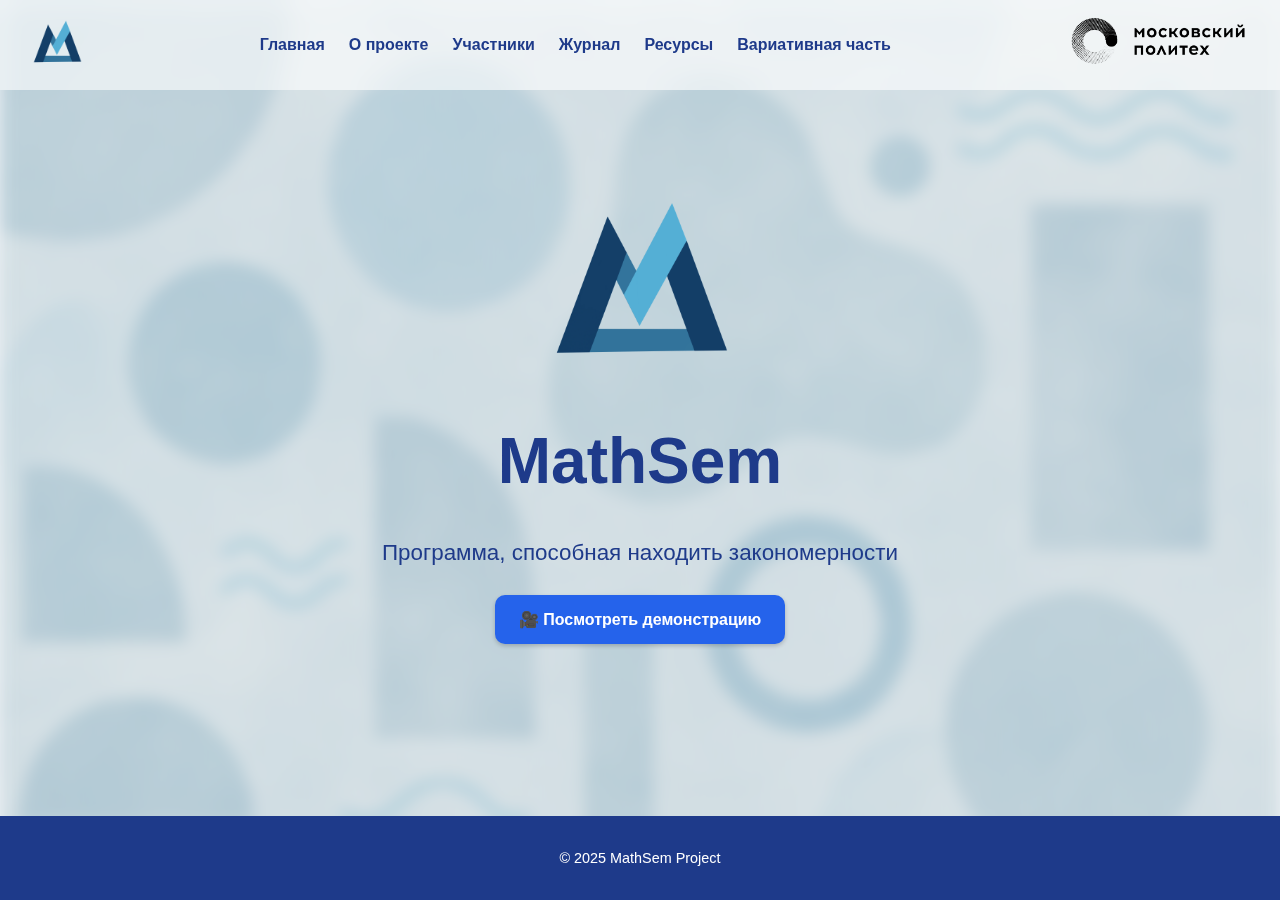
<file: index.html>
<!DOCTYPE html>
<html lang="ru">
<head>
  <meta charset="UTF-8" />
  <title>MathSem — Главная</title>
  <link rel="stylesheet" href="css/style.css" />
  <link rel="icon" href="favicon.ico" type="image/x-icon">
</head>
<body>
  <div class="hero-bg"></div>

  <header class="alt-header">
    <div class="logo-left">
      <img src="image/logo.PNG" alt="MathSem Logo" />
    </div>
    <nav>
      <a href="index.html">Главная</a>
      <a href="about.html">О проекте</a>
      <a href="team.html">Участники</a>
      <a href="log.html">Журнал</a>
      <a href="resources.html">Ресурсы</a>
      <a href="pers.html">Вариативная часть</a>
    </nav>
    <div class="mp-logo">
      <img src="image/politech.png" alt="Московский Политех" />
    </div>
  </header>

  <main>
    <section class="hero-content">
      <img src="image/logo.PNG" alt="MathSem Logo" class="hero-logo" />
      <h1>MathSem</h1>
      <p>Программа, способная находить закономерности</p>
      <a href="image/form.mp4" class="button" target="_blank">🎥 Посмотреть демонстрацию</a>
    </section>
  </main>

  <footer class="dark-footer">
    <p>© 2025 MathSem Project</p>
  </footer>
</body>
</html>
</file>
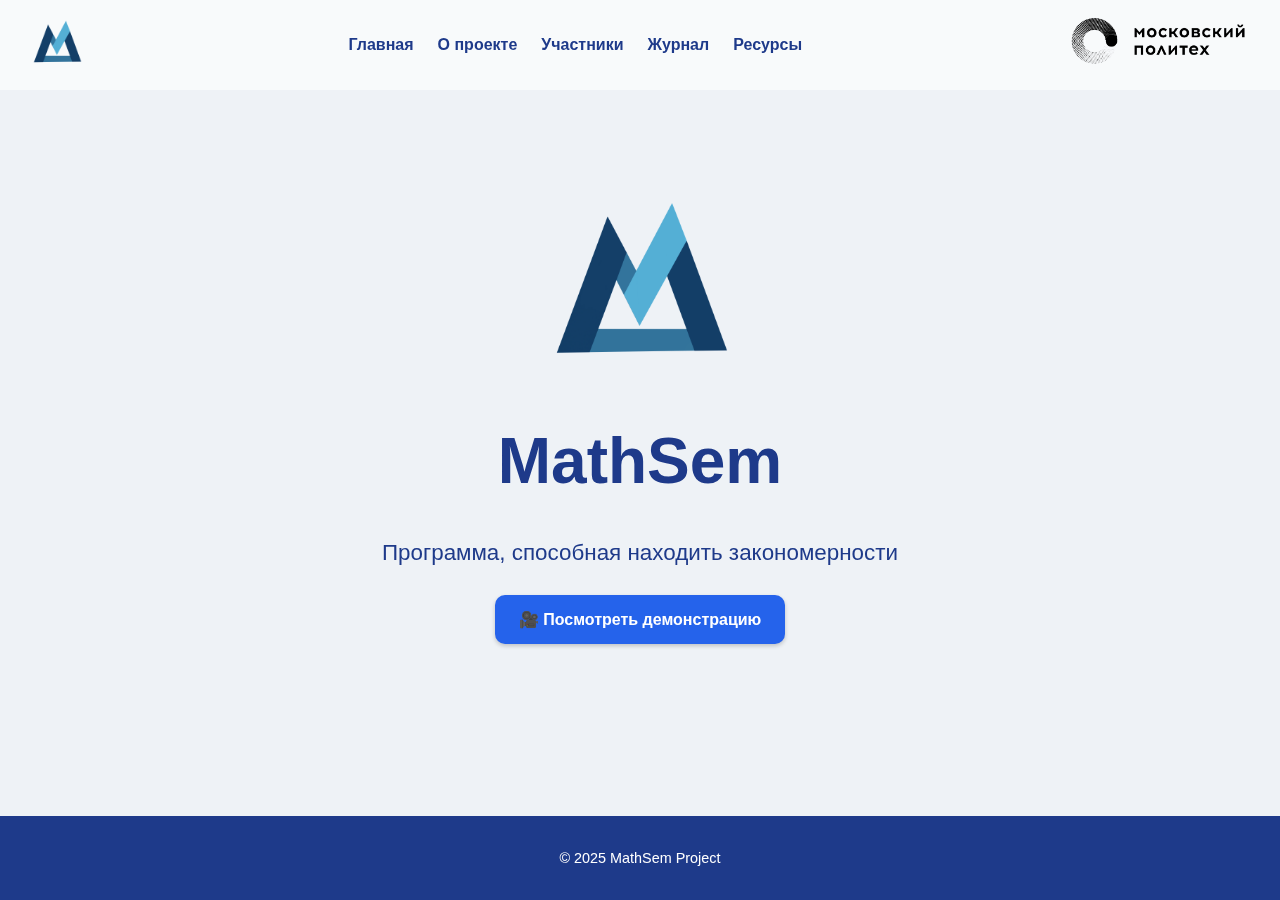
<file: site/index.html>
<!DOCTYPE html>
<html lang="ru">
<head>
  <meta charset="UTF-8" />
  <title>MathSem — Главная</title>
  <link rel="stylesheet" href="css/style.css" />
  <link rel="icon" href="favicon.ico" type="image/x-icon">
</head>
<body>
  <div class="hero-bg"></div>

  <header class="alt-header">
    <div class="logo-left">
      <img src="image/logo.PNG" alt="MathSem Logo" />
    </div>
    <nav>
      <a href="index.html">Главная</a>
      <a href="about.html">О проекте</a>
      <a href="team.html">Участники</a>
      <a href="log.html">Журнал</a>
      <a href="resources.html">Ресурсы</a>
    </nav>
    <div class="mp-logo">
      <img src="image/politech.png" alt="Московский Политех" />
    </div>
  </header>

  <main>
    <section class="hero-content">
      <img src="image/logo.PNG" alt="MathSem Logo" class="hero-logo" />
      <h1>MathSem</h1>
      <p>Программа, способная находить закономерности</p>
      <a href="image/form.mp4" class="button" target="_blank">🎥 Посмотреть демонстрацию</a>
    </section>
  </main>

  <footer class="dark-footer">
    <p>© 2025 MathSem Project</p>
  </footer>
</body>
</html>
</file>
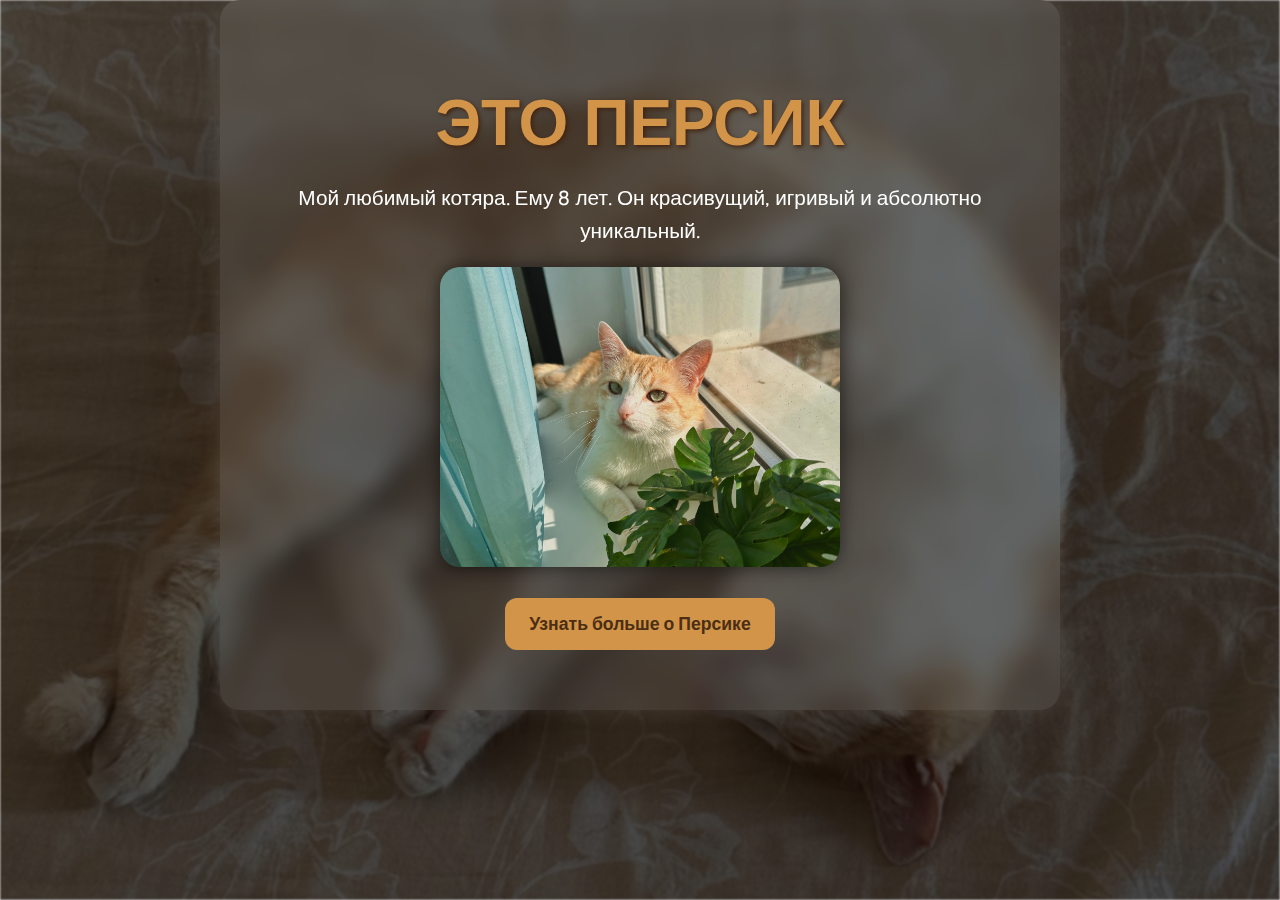
<file: src/www/index.html>
<!DOCTYPE html>
<html>
  <head>
    <meta charset="UTF-8" />
    <title>Персик — кот с характером</title>
    <link rel="stylesheet" href="css/style.css" />
  </head>
  <body>
    <div class="main-container">
      <h1>ЭТО ПЕРСИК</h1>
      <p>Мой любимый котяра. Ему 8 лет. Он красивущий, игривый и абсолютно уникальный.</p>
      <figure>
        <img src="images/IMG_2825.JPG" alt="Персик" class="hero-img" />
      </figure>
      <p><a href="/about.html">Узнать больше о Персике</a></p>

      <script src="js/script.js"></script>
    </div>
  </body>
</html>
</file>
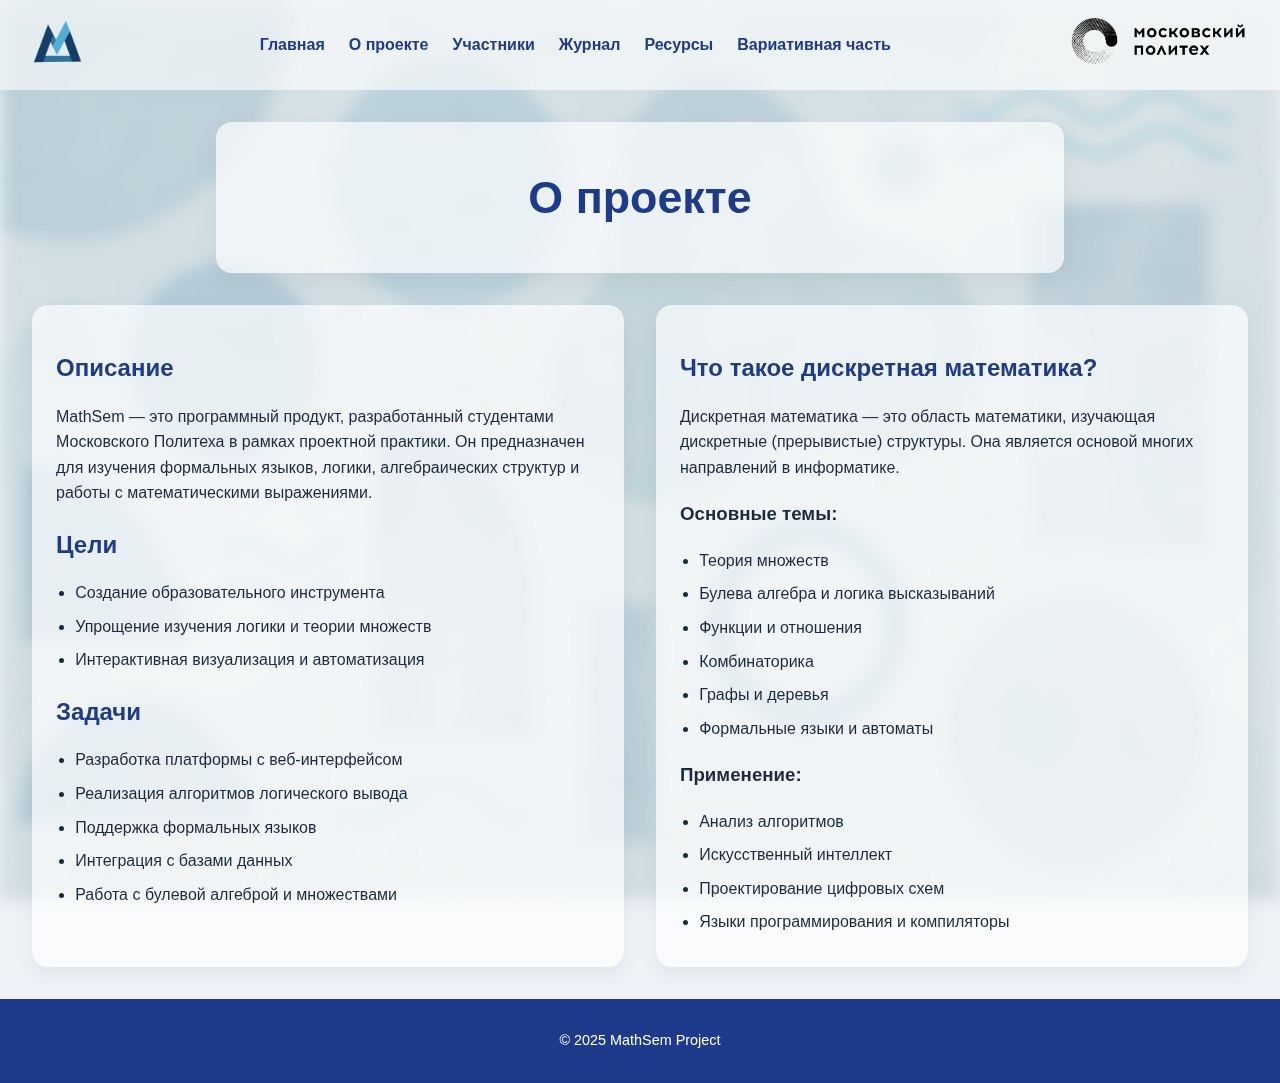
<file: about.html>
<!DOCTYPE html>
<html lang="ru">
<head>
  <meta charset="UTF-8" />
  <title>О проекте — MathSem</title>
  <link rel="stylesheet" href="css/style.css" />
  <link rel="icon" href="favicon.ico" type="image/x-icon">
</head>
<body>
  <div class="hero-bg"></div>

  <header class="alt-header">
    <div class="logo-left">
      <img src="image/logo.PNG" alt="MathSem Logo" />
    </div>
    <nav>
      <a href="index.html">Главная</a>
      <a href="about.html">О проекте</a>
      <a href="team.html">Участники</a>
      <a href="log.html">Журнал</a>
      <a href="resources.html">Ресурсы</a>
      <a href="pers.html">Вариативная часть</a>
    </nav>
    <div class="mp-logo">
      <img src="image/politech.png" alt="Московский Политех" />
    </div>
  </header>

  <section class="page-heading">
    <h1>О проекте</h1>
  </section>
  

  <main>
    <!-- class="page-content"> -->
    <!-- <h1>О проекте</h1> -->
    <section class="team-grid">
      <div class="team-card">
        <h2>Описание</h2>
        <p>
          MathSem — это программный продукт, разработанный студентами Московского Политеха в рамках проектной практики. Он предназначен для изучения формальных языков, логики, алгебраических структур и работы с математическими выражениями.
        </p>

        <h2>Цели</h2>
        <ul>
          <li>Создание образовательного инструмента</li>
          <li>Упрощение изучения логики и теории множеств</li>
          <li>Интерактивная визуализация и автоматизация</li>
        </ul>

        <h2>Задачи</h2>
        <ul>
          <li>Разработка платформы с веб-интерфейсом</li>
          <li>Реализация алгоритмов логического вывода</li>
          <li>Поддержка формальных языков</li>
          <li>Интеграция с базами данных</li>
          <li>Работа с булевой алгеброй и множествами</li>
        </ul>
      </div>

      <div class="team-card">
        <h2>Что такое дискретная математика?</h2>
        <p>
          Дискретная математика — это область математики, изучающая дискретные (прерывистые) структуры. Она является основой многих направлений в информатике.
        </p>

        <h3>Основные темы:</h3>
        <ul>
          <li>Теория множеств</li>
          <li>Булева алгебра и логика высказываний</li>
          <li>Функции и отношения</li>
          <li>Комбинаторика</li>
          <li>Графы и деревья</li>
          <li>Формальные языки и автоматы</li>
        </ul>

        <h3>Применение:</h3>
        <ul>
          <li>Анализ алгоритмов</li>
          <li>Искусственный интеллект</li>
          <li>Проектирование цифровых схем</li>
          <li>Языки программирования и компиляторы</li>
        </ul>
      </div>
    </section>
  </main>

  <footer class="dark-footer sticky-footer">
    <p>© 2025 MathSem Project</p>
  </footer>
</body>
</html>
</file>
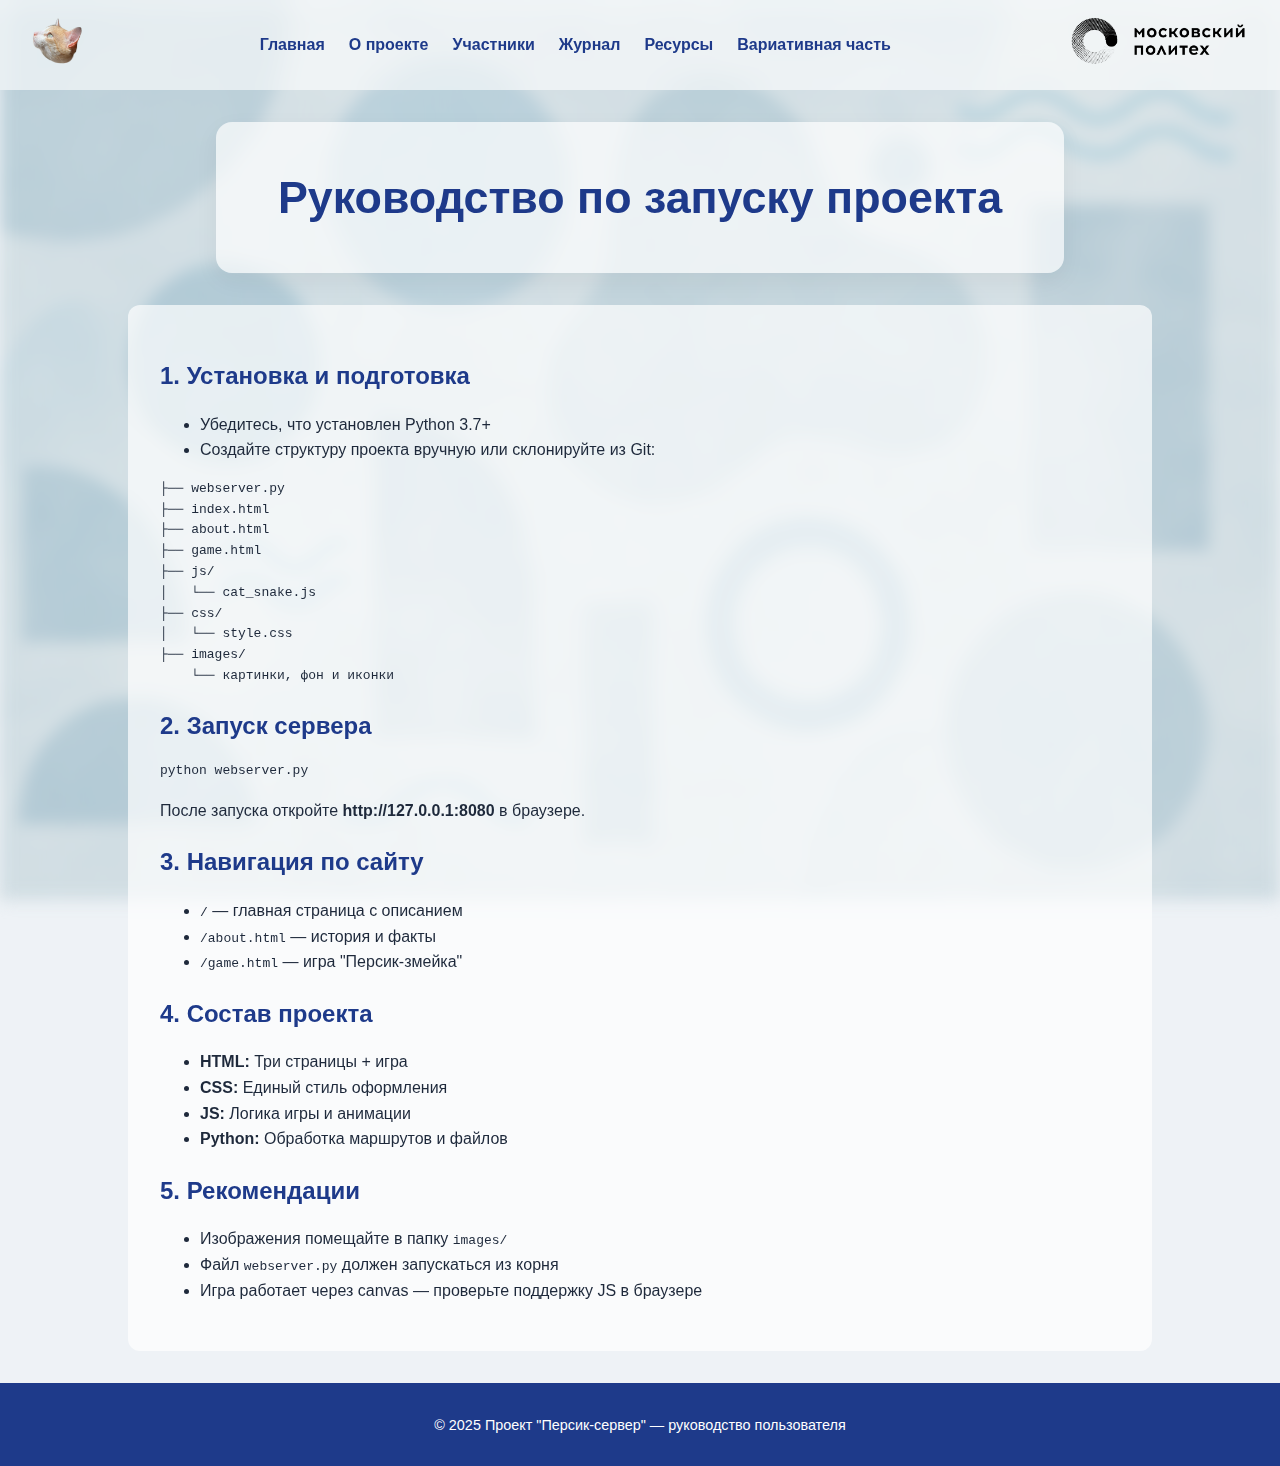
<file: docs.html>
<!DOCTYPE html>
<html lang="ru">
<head>
  <meta charset="UTF-8" />
  <title>Руководство — Персик-сервер</title>
  <link rel="stylesheet" href="css/style.css" />
</head>
<body>
  <div class="hero-bg"></div>

  <header class="alt-header">
    <div class="logo-left">
      <img src="image/per-logo.png" alt="Персик Logo" />
    </div>
    <nav>
      <a href="index.html">Главная</a>
      <a href="about.html">О проекте</a>
      <a href="team.html">Участники</a>
      <a href="log.html">Журнал</a>
      <a href="resources.html">Ресурсы</a>
      <a href="pers.html">Вариативная часть</a>
    </nav>
    <div class="mp-logo">
      <img src="image/politech.png" alt="Московский Политех" />
    </div>
  </header>

  <main>
    <section class="page-heading">
      <h1>Руководство по запуску проекта</h1>
    </section>

    <section class="page-content">
      <h2>1. Установка и подготовка</h2>
      <ul>
        <li>Убедитесь, что установлен Python 3.7+</li>
        <li>Создайте структуру проекта вручную или склонируйте из Git:</li>
      </ul>
      <pre><code>├── webserver.py
├── index.html
├── about.html
├── game.html
├── js/
│   └── cat_snake.js
├── css/
│   └── style.css
├── images/
    └── картинки, фон и иконки</code></pre>

      <h2>2. Запуск сервера</h2>
      <pre><code>python webserver.py</code></pre>
      <p>После запуска откройте <strong>http://127.0.0.1:8080</strong> в браузере.</p>

      <h2>3. Навигация по сайту</h2>
      <ul>
        <li><code>/</code> — главная страница с описанием</li>
        <li><code>/about.html</code> — история и факты</li>
        <li><code>/game.html</code> — игра "Персик-змейка"</li>
      </ul>

      <h2>4. Состав проекта</h2>
      <ul>
        <li><strong>HTML:</strong> Три страницы + игра</li>
        <li><strong>CSS:</strong> Единый стиль оформления</li>
        <li><strong>JS:</strong> Логика игры и анимации</li>
        <li><strong>Python:</strong> Обработка маршрутов и файлов</li>
      </ul>

      <h2>5. Рекомендации</h2>
      <ul>
        <li>Изображения помещайте в папку <code>images/</code></li>
        <li>Файл <code>webserver.py</code> должен запускаться из корня</li>
        <li>Игра работает через canvas — проверьте поддержку JS в браузере</li>
      </ul>
    </section>
  </main>

  <footer class="dark-footer sticky-footer">
    <p>© 2025 Проект "Персик-сервер" — руководство пользователя</p>
  </footer>
</body>
</html>
</file>
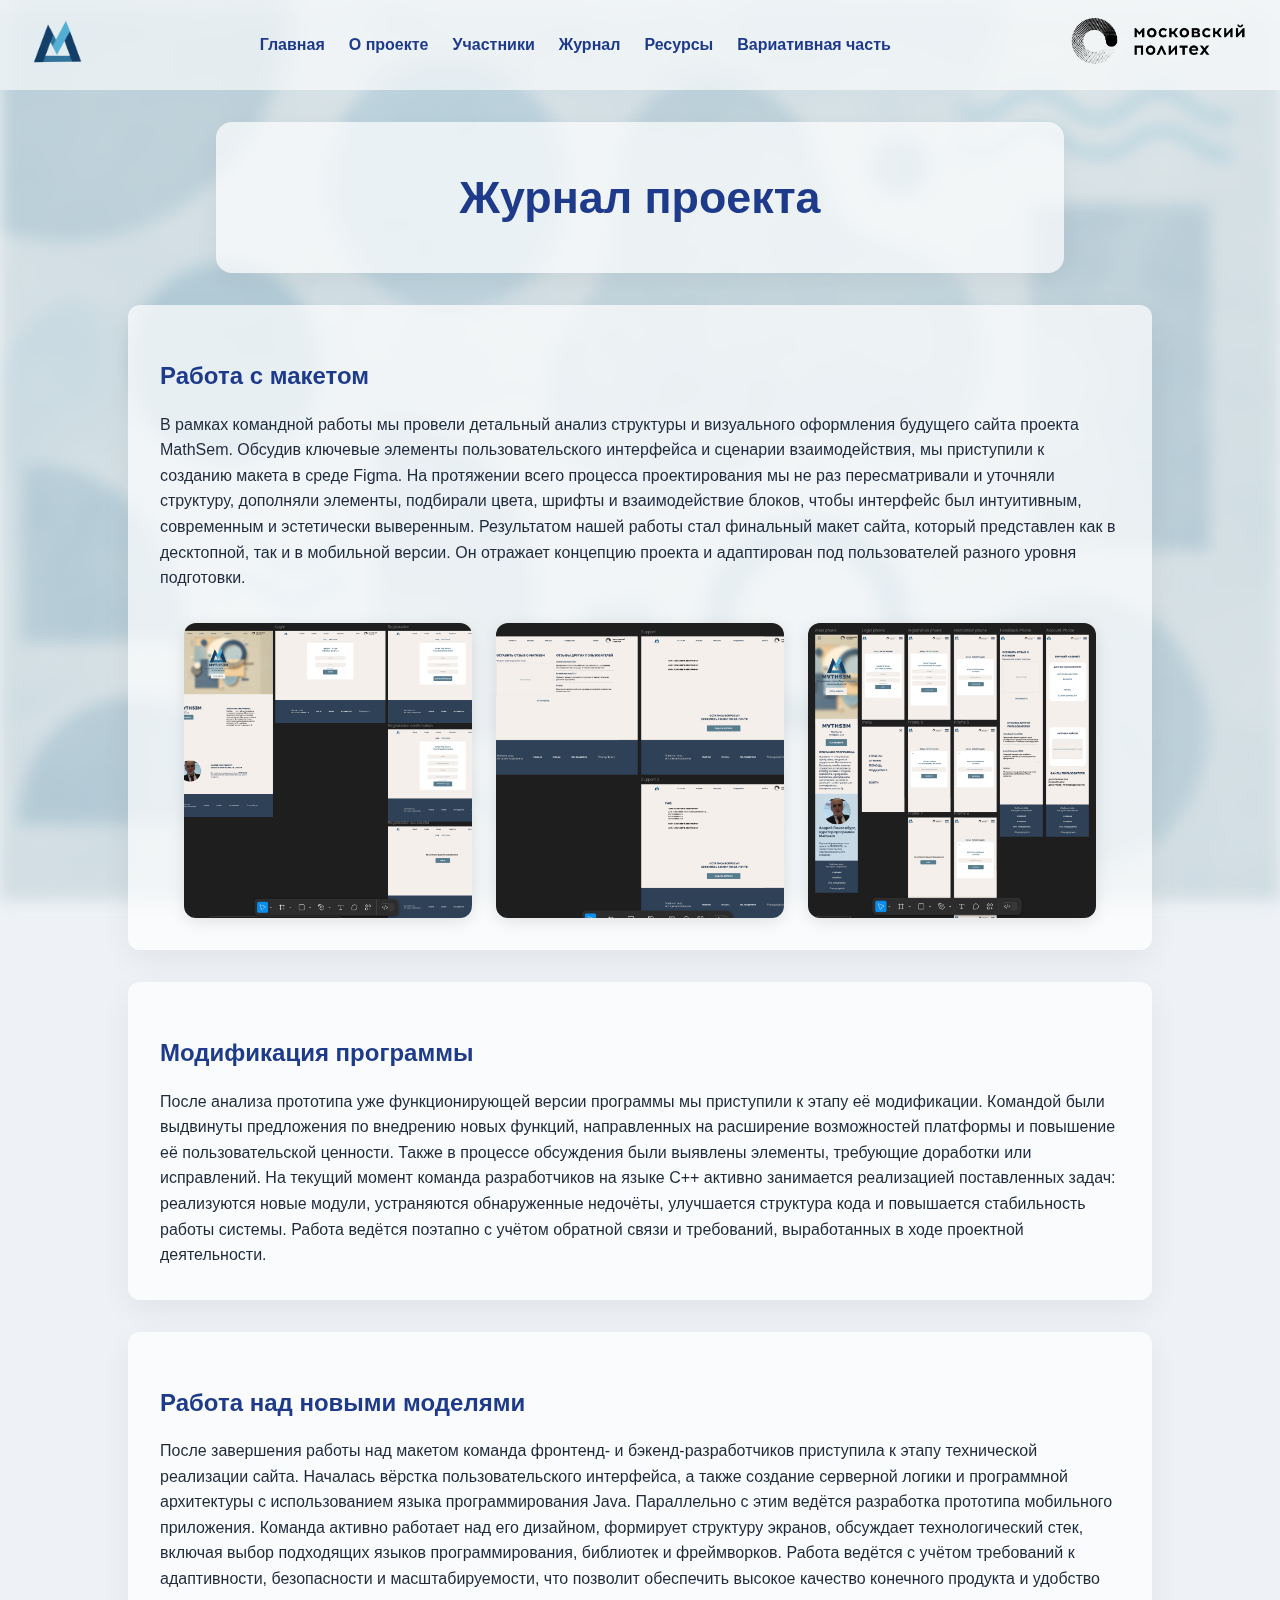
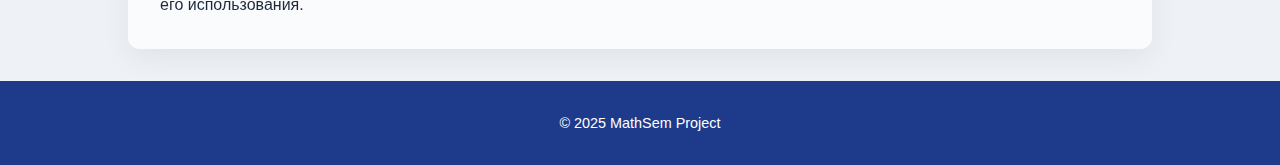
<file: log.html>
<!DOCTYPE html>
<html lang="ru">
  <head>
    <meta charset="UTF-8" />
    <title>Участники проекта — MathSem</title>
    <link rel="stylesheet" href="css/style.css" />
    <link rel="icon" href="favicon.ico" type="image/x-icon">
  </head>
  <body>
    <div class="hero-bg"></div>

    <header class="alt-header">
      <div class="logo-left">
        <img src="image/logo.PNG" alt="MathSem Logo" />
      </div>
      <nav>
        <a href="index.html">Главная</a>
        <a href="about.html">О проекте</a>
        <a href="team.html">Участники</a>
        <a href="log.html">Журнал</a>
        <a href="resources.html">Ресурсы</a>
        <a href="pers.html">Вариативная часть</a>
      </nav>
      <div class="mp-logo">
        <img src="image/politech.png" alt="Московский Политех" />
      </div>
    </header>

    <main>
      <section class="page-heading">
        <h1>Журнал проекта</h1>
      </section>
      <div class="timeline-entry">
        <article>
          <h2>Работа с макетом</h2>
          <p>
            В рамках командной работы мы провели детальный анализ структуры и
            визуального оформления будущего сайта проекта MathSem. Обсудив
            ключевые элементы пользовательского интерфейса и сценарии
            взаимодействия, мы приступили к созданию макета в среде Figma. На
            протяжении всего процесса проектирования мы не раз пересматривали и
            уточняли структуру, дополняли элементы, подбирали цвета, шрифты и
            взаимодействие блоков, чтобы интерфейс был интуитивным, современным
            и эстетически выверенным. Результатом нашей работы стал финальный
            макет сайта, который представлен как в десктопной, так и в мобильной
            версии. Он отражает концепцию проекта и адаптирован под
            пользователей разного уровня подготовки.
          </p>
        </article>
        <div class="figma-screens">
          <img src="image/figma1.png" alt="Макет десктоп" />
          <img src="image/figma2.png" alt="Макет мобильный" />
          <img src="image/figma3.png" alt="Альтернативный макет" />
        </div>
      </div>

      <div class="timeline-entry">
        <article>
          <h2>Модификация программы</h2>
          <p>
            После анализа прототипа уже функционирующей версии программы мы приступили к этапу её модификации. Командой были выдвинуты предложения по внедрению новых функций, направленных на расширение возможностей платформы и повышение её пользовательской ценности. Также в процессе обсуждения были выявлены элементы, требующие доработки или исправлений.
            На текущий момент команда разработчиков на языке C++ активно занимается реализацией поставленных задач: реализуются новые модули, устраняются обнаруженные недочёты, улучшается структура кода и повышается стабильность работы системы. Работа ведётся поэтапно с учётом обратной связи и требований, выработанных в ходе проектной деятельности.
          </p>
        </article>
      </div>

      <div class="timeline-entry">
        <article>
          <h2>Работа над новыми моделями</h2>
          <p>
            После завершения работы над макетом команда фронтенд- и бэкенд-разработчиков приступила к этапу технической реализации сайта. Началась вёрстка пользовательского интерфейса, а также создание серверной логики и программной архитектуры с использованием языка программирования Java.
            Параллельно с этим ведётся разработка прототипа мобильного приложения. Команда активно работает над его дизайном, формирует структуру экранов, обсуждает технологический стек, включая выбор подходящих языков программирования, библиотек и фреймворков. Работа ведётся с учётом требований к адаптивности, безопасности и масштабируемости, что позволит обеспечить высокое качество конечного продукта и удобство его использования.
          </p>
        </article>
      </div>
    </main>

    <footer class="dark-footer sticky-footer">
      <p>© 2025 MathSem Project</p>
    </footer>
  </body>
</html>
</file>
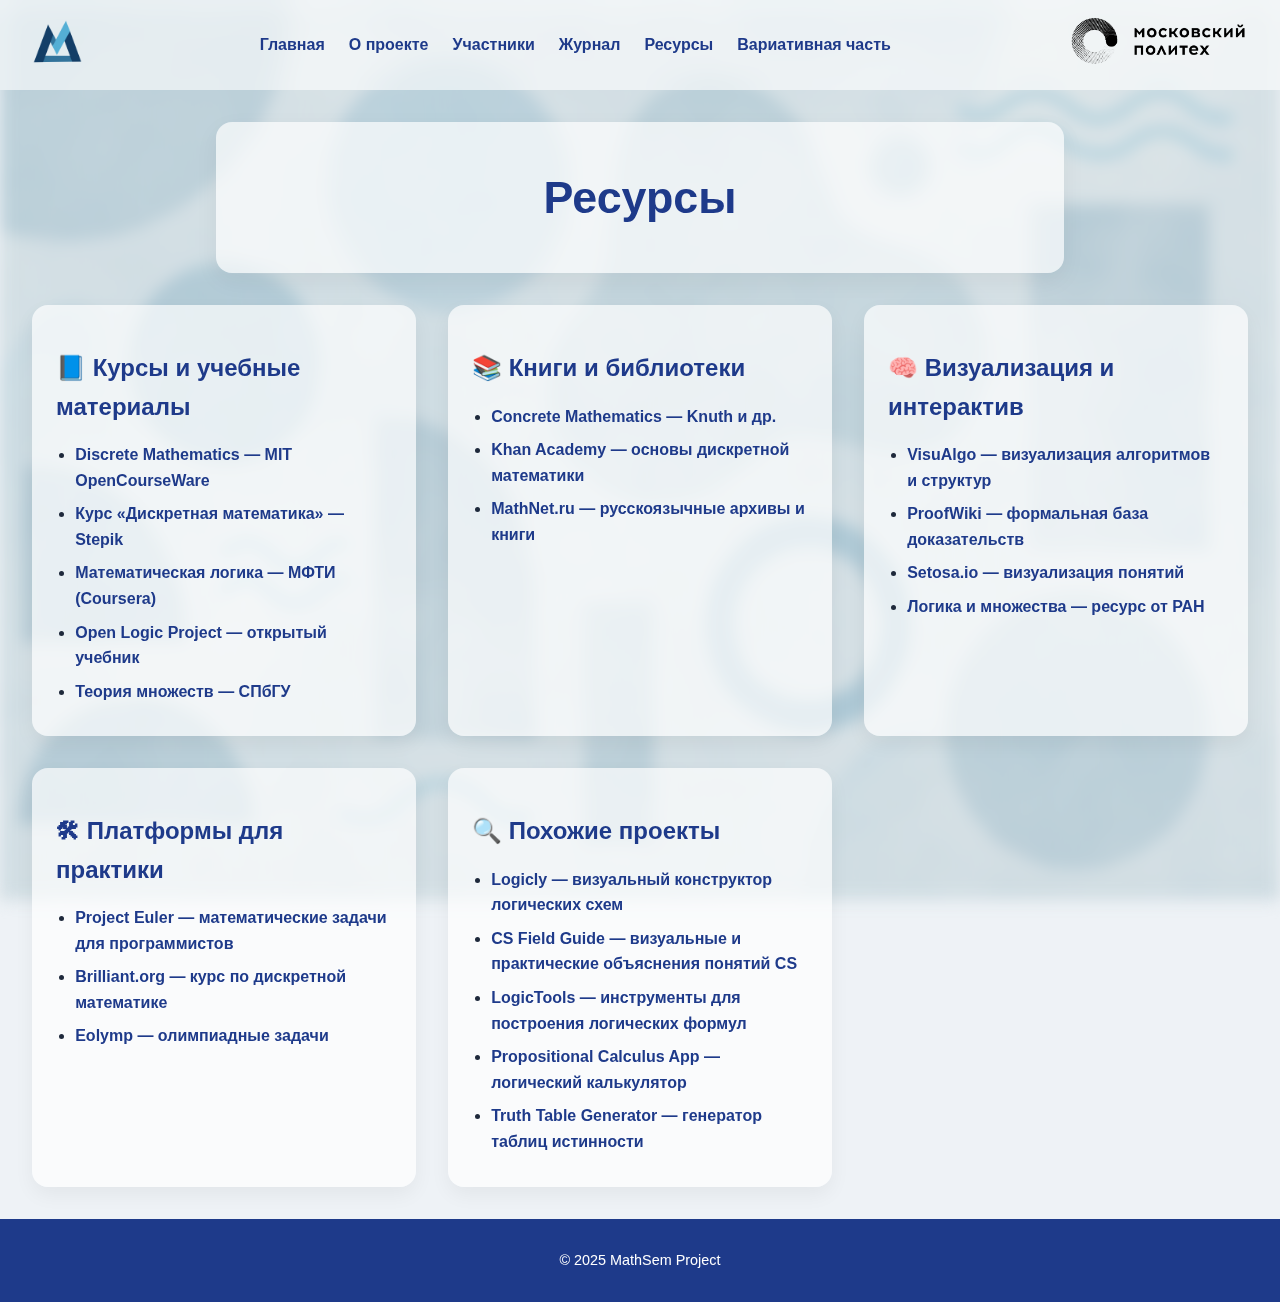
<file: resources.html>
<!DOCTYPE html>
<html lang="ru">
  <head>
    <meta charset="UTF-8" />
    <title>Участники проекта — MathSem</title>
    <link rel="stylesheet" href="css/style.css" />
    <link rel="icon" href="favicon.ico" type="image/x-icon">
  </head>
  <body>
    <div class="hero-bg"></div>

    <header class="alt-header">
      <div class="logo-left">
        <img src="image/logo.PNG" alt="MathSem Logo" />
      </div>
      <nav>
        <a href="index.html">Главная</a>
        <a href="about.html">О проекте</a>
        <a href="team.html">Участники</a>
        <a href="log.html">Журнал</a>
        <a href="resources.html">Ресурсы</a>
        <a href="pers.html">Вариативная часть</a>
      </nav>
      <div class="mp-logo">
        <img src="image/politech.png" alt="Московский Политех" />
      </div>
    </header>

    <main>
      <section>
        <section class="page-heading">
          <h1>Ресурсы</h1>
        </section>
        <section class="team-grid">
        <div class="team-card">
          <h2>📘 Курсы и учебные материалы</h2>
          <ul>
            <li><a href="https://ocw.mit.edu/courses/mathematics/18-200-principles-of-discrete-applied-mathematics-fall-2020/" target="_blank">Discrete Mathematics — MIT OpenCourseWare</a></li>
            <li><a href="https://stepik.org/course/84367" target="_blank">Курс «Дискретная математика» — Stepik</a></li>
            <li><a href="https://www.coursera.org/learn/mathematical-logic-mipt" target="_blank">Математическая логика — МФТИ (Coursera)</a></li>
            <li><a href="https://openlogicproject.org/" target="_blank">Open Logic Project — открытый учебник</a></li>
            <li><a href="https://www.coursera.org/learn/theory-of-sets" target="_blank">Теория множеств — СПбГУ</a></li>
          </ul>
        </div>

        <div class="team-card">
          <h2>📚 Книги и библиотеки</h2>
          <ul>
            <li><a href="https://www.amazon.com/Concrete-Mathematics-Foundation-Computer-Science/dp/0201558025" target="_blank">Concrete Mathematics — Knuth и др.</a></li>
            <li><a href="https://www.khanacademy.org/computing/computer-science/cryptography" target="_blank">Khan Academy — основы дискретной математики</a></li>
            <li><a href="https://www.mathnet.ru/php/archive.phtml" target="_blank">MathNet.ru — русскоязычные архивы и книги</a></li>
          </ul>
        </div>

        <div class="team-card">
          <h2>🧠 Визуализация и интерактив</h2>
          <ul>
            <li><a href="https://visualgo.net/en" target="_blank">VisuAlgo — визуализация алгоритмов и структур</a></li>
            <li><a href="https://proofwiki.org/wiki/Main_Page" target="_blank">ProofWiki — формальная база доказательств</a></li>
            <li><a href="https://setosa.io/" target="_blank">Setosa.io — визуализация понятий</a></li>
            <li><a href="https://logic.pdmi.ras.ru/" target="_blank">Логика и множества — ресурс от РАН</a></li>
          </ul>
        </div>
        
        <div class="team-card">
          <h2>🛠 Платформы для практики</h2>
          <ul>
            <li><a href="https://projecteuler.net/" target="_blank">Project Euler — математические задачи для программистов</a></li>
            <li><a href="https://brilliant.org/courses/discrete-math/" target="_blank">Brilliant.org — курс по дискретной математике</a></li>
            <li><a href="https://www.eolymp.com/" target="_blank">Eolymp — олимпиадные задачи</a></li>
          </ul>
        </div>

        <div class="team-card">
          <h2>🔍 Похожие проекты</h2>
          <ul>
            <li><a href="https://www.logicly.com/" target="_blank">Logicly — визуальный конструктор логических схем</a></li>
            <li><a href="https://csfieldguide.org.nz/" target="_blank">CS Field Guide — визуальные и практические объяснения понятий CS</a></li>
            <li><a href="https://logictools.org/" target="_blank">LogicTools — инструменты для построения логических формул</a></li>
            <li><a href="https://www.propositional-calculus.com/" target="_blank">Propositional Calculus App — логический калькулятор</a></li>
            <li><a href="https://truth-table-generator.org/" target="_blank">Truth Table Generator — генератор таблиц истинности</a></li>
          </ul>
        </div>
        </section>
      </section>
      </section>
    </main>

    <footer class="dark-footer sticky-footer">
      <p>© 2025 MathSem Project</p>
    </footer>
  </body>
</html>
</file>
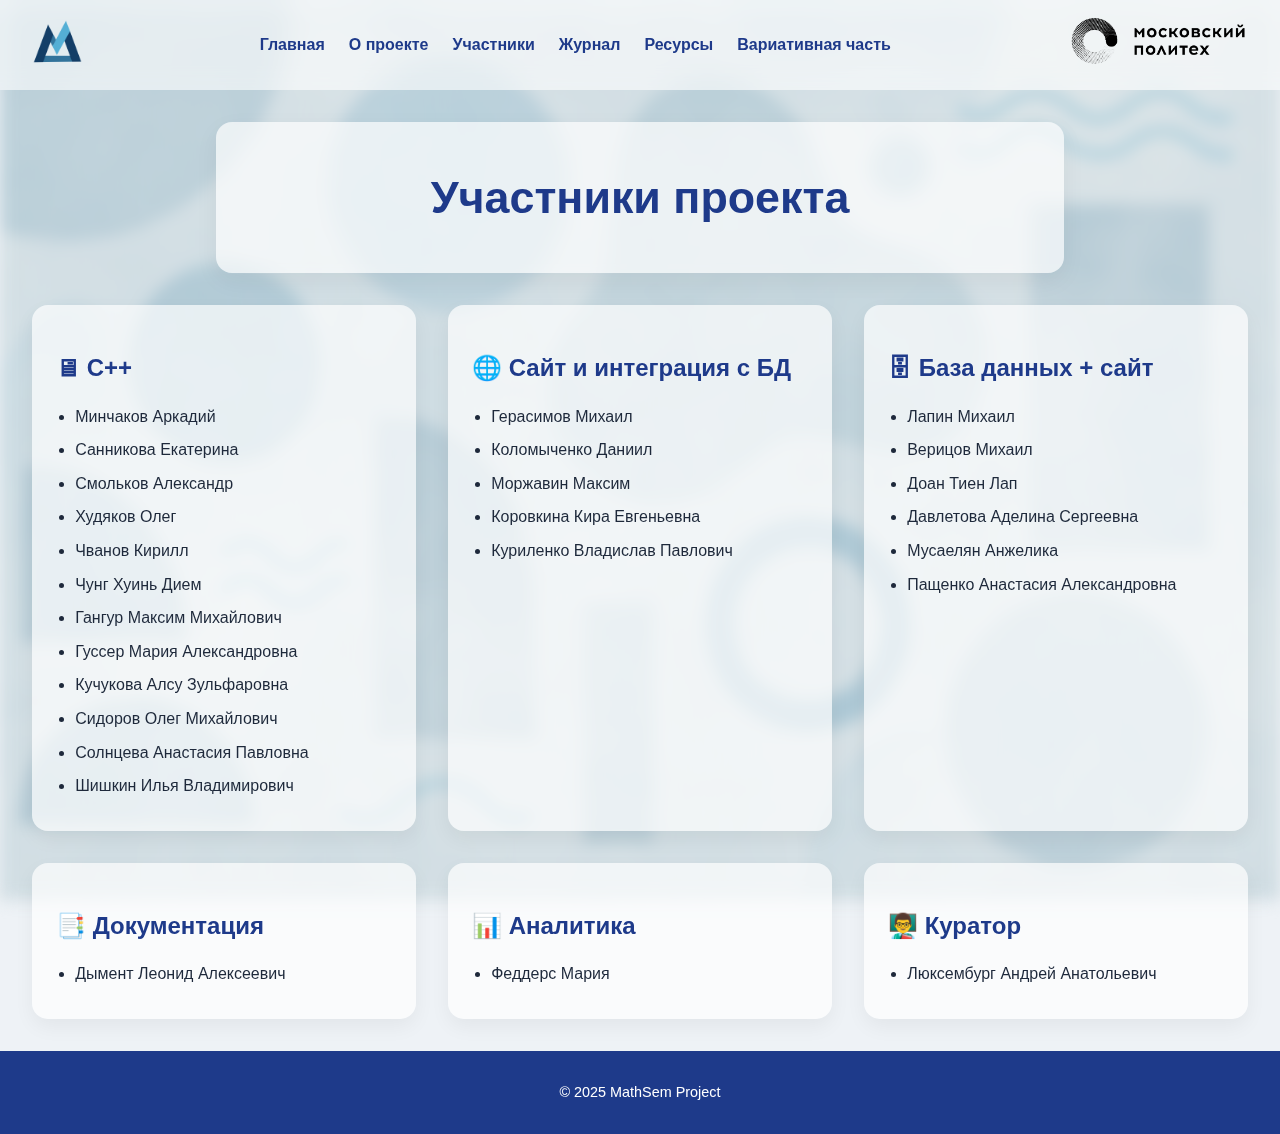
<file: team.html>
<!DOCTYPE html>
<html lang="ru">
  <head>
    <meta charset="UTF-8" />
    <title>Участники проекта — MathSem</title>
    <link rel="stylesheet" href="css/style.css" />
    <link rel="icon" href="favicon.ico" type="image/x-icon">
  </head>
  <body>
    <div class="hero-bg"></div>

    <header class="alt-header">
      <div class="logo-left">
        <img src="image/logo.PNG" alt="MathSem Logo" />
      </div>
      <nav>
        <a href="index.html">Главная</a>
        <a href="about.html">О проекте</a>
        <a href="team.html">Участники</a>
        <a href="log.html">Журнал</a>
        <a href="resources.html">Ресурсы</a>
        <a href="pers.html">Вариативная часть</a>
      </nav>
      <div class="mp-logo">
        <img src="image/politech.png" alt="Московский Политех" />
      </div>
    </header>

    <main>
      <section class="page-heading">
        <h1>Участники проекта</h1>
      </section>

      <section class="team-grid">
        <div class="team-card">
          <h2>🖥 C++</h2>
          <ul>
            <li>Минчаков Аркадий</li>
            <li>Санникова Екатерина</li>
            <li>Смольков Александр</li>
            <li>Худяков Олег</li>
            <li>Чванов Кирилл</li>
            <li>Чунг Хуинь Дием</li>
            <li>Гангур Максим Михайлович</li>
            <li>Гуссер Мария Александровна</li>
            <li>Кучукова Алсу Зульфаровна</li>
            <li>Сидоров Олег Михайлович</li>
            <li>Солнцева Анастасия Павловна</li>
            <li>Шишкин Илья Владимирович</li>
          </ul>
        </div>

        <div class="team-card">
          <h2>🌐 Сайт и интеграция с БД</h2>
          <ul>
            <li>Герасимов Михаил</li>
            <li>Коломыченко Даниил</li>
            <li>Моржавин Максим</li>
            <li>Коровкина Кира Евгеньевна</li>
            <li>Куриленко Владислав Павлович</li>
          </ul>
        </div>

        <div class="team-card">
          <h2>🗄 База данных + сайт</h2>
          <ul>
            <li>Лапин Михаил</li>
            <li>Верицов Михаил</li>
            <li>Доан Тиен Лап</li>
            <li>Давлетова Аделина Сергеевна</li>
            <li>Мусаелян Анжелика</li>
            <li>Пащенко Анастасия Александровна</li>
          </ul>
        </div>

        <div class="team-card">
          <h2>📑 Документация</h2>
          <ul>
            <li>Дымент Леонид Алексеевич</li>
          </ul>
        </div>

        <div class="team-card">
          <h2>📊 Аналитика</h2>
          <ul>
            <li>Феддерс Мария</li>
          </ul>
        </div>

        <div class="team-card">
          <h2>👨‍🏫 Куратор</h2>
          <ul>
            <li>Люксембург Андрей Анатольевич</li>
          </ul>
        </div>
      </section>
    </main>

    <footer class="dark-footer sticky-footer">
      <p>© 2025 MathSem Project</p>
    </footer>
  </body>
</html>
</file>
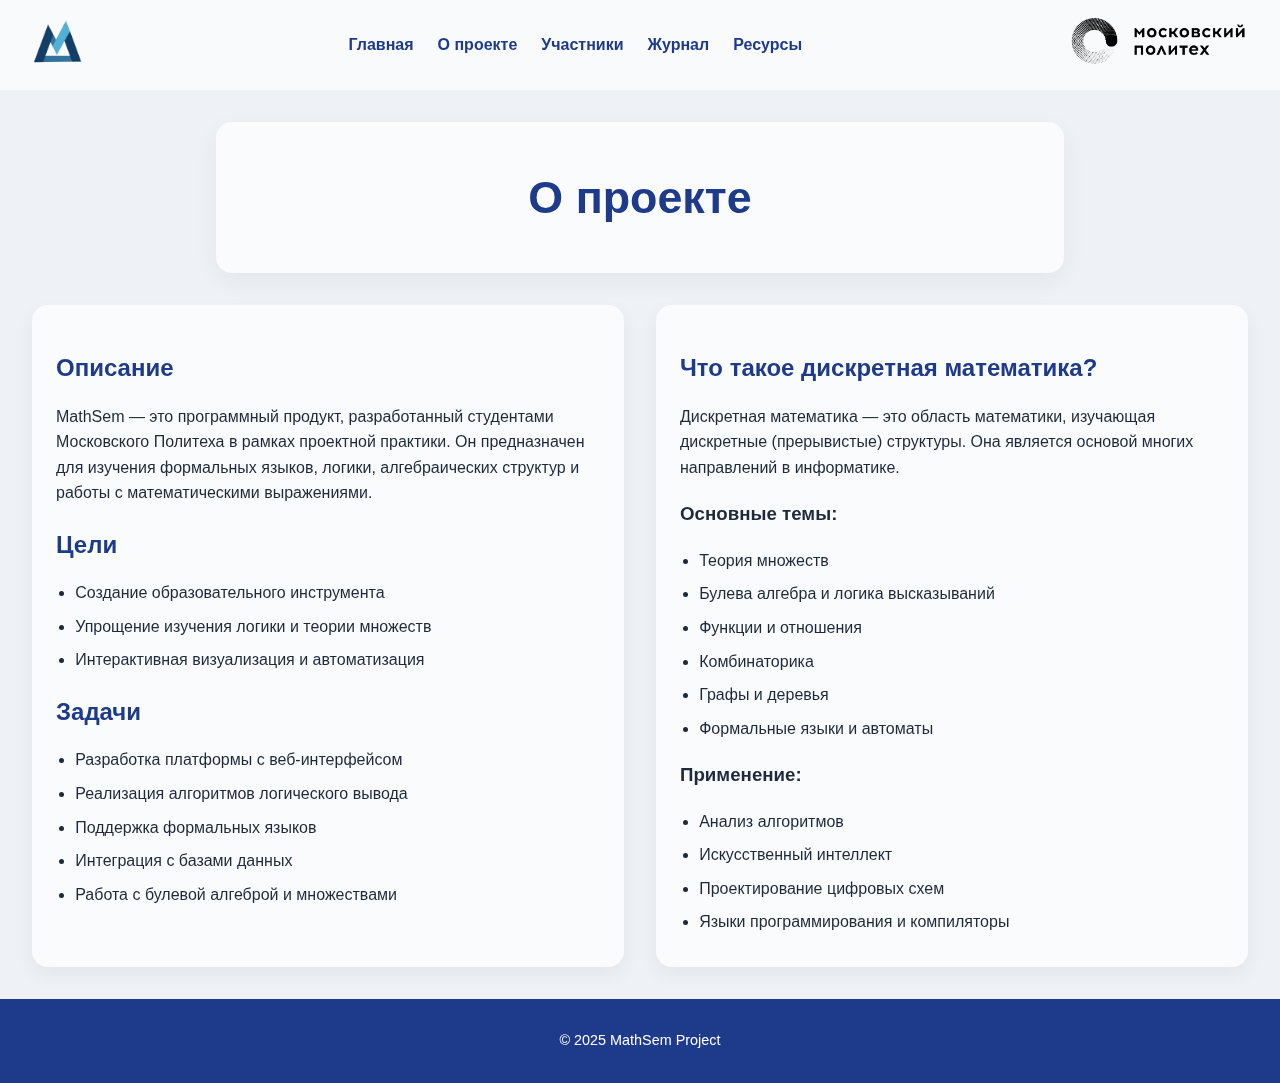
<file: site/about.html>
<!DOCTYPE html>
<html lang="ru">
<head>
  <meta charset="UTF-8" />
  <title>О проекте — MathSem</title>
  <link rel="stylesheet" href="css/style.css" />
  <link rel="icon" href="favicon.ico" type="image/x-icon">
</head>
<body>
  <div class="hero-bg"></div>

  <header class="alt-header">
    <div class="logo-left">
      <img src="image/logo.PNG" alt="MathSem Logo" />
    </div>
    <nav>
      <a href="index.html">Главная</a>
      <a href="about.html">О проекте</a>
      <a href="team.html">Участники</a>
      <a href="log.html">Журнал</a>
      <a href="resources.html">Ресурсы</a>
    </nav>
    <div class="mp-logo">
      <img src="image/politech.png" alt="Московский Политех" />
    </div>
  </header>

  <section class="page-heading">
    <h1>О проекте</h1>
  </section>
  

  <main>
    <!-- class="page-content"> -->
    <!-- <h1>О проекте</h1> -->
    <section class="team-grid">
      <div class="team-card">
        <h2>Описание</h2>
        <p>
          MathSem — это программный продукт, разработанный студентами Московского Политеха в рамках проектной практики. Он предназначен для изучения формальных языков, логики, алгебраических структур и работы с математическими выражениями.
        </p>

        <h2>Цели</h2>
        <ul>
          <li>Создание образовательного инструмента</li>
          <li>Упрощение изучения логики и теории множеств</li>
          <li>Интерактивная визуализация и автоматизация</li>
        </ul>

        <h2>Задачи</h2>
        <ul>
          <li>Разработка платформы с веб-интерфейсом</li>
          <li>Реализация алгоритмов логического вывода</li>
          <li>Поддержка формальных языков</li>
          <li>Интеграция с базами данных</li>
          <li>Работа с булевой алгеброй и множествами</li>
        </ul>
      </div>

      <div class="team-card">
        <h2>Что такое дискретная математика?</h2>
        <p>
          Дискретная математика — это область математики, изучающая дискретные (прерывистые) структуры. Она является основой многих направлений в информатике.
        </p>

        <h3>Основные темы:</h3>
        <ul>
          <li>Теория множеств</li>
          <li>Булева алгебра и логика высказываний</li>
          <li>Функции и отношения</li>
          <li>Комбинаторика</li>
          <li>Графы и деревья</li>
          <li>Формальные языки и автоматы</li>
        </ul>

        <h3>Применение:</h3>
        <ul>
          <li>Анализ алгоритмов</li>
          <li>Искусственный интеллект</li>
          <li>Проектирование цифровых схем</li>
          <li>Языки программирования и компиляторы</li>
        </ul>
      </div>
    </section>
  </main>

  <footer class="dark-footer sticky-footer">
    <p>© 2025 MathSem Project</p>
  </footer>
</body>
</html>
</file>
<file: css/style.css>
/* Базовая стилистика */
body {
  font-family: 'Inter', sans-serif;
  margin: 0;
  padding: 0;
  background-color: #eef2f6;
  color: #1e293b;
  line-height: 1.6;
}

h1, h2 {
  color: #1e3a8a;
  margin-bottom: 1rem;
  font-weight: 700;
}

a {
  text-decoration: none;
  color: #1e3a8a;
  font-weight: 600;
  transition: 0.3s ease;
}

a:hover {
  opacity: 0.8;
}

/* Фоновая картинка с блюром */
.hero-bg {
  position: fixed;
  top: 0;
  left: 0;
  width: 100%;
  height: 100vh;
  background-image: url("../image/hero-bg.png");
  background-size: cover;
  background-position: center;
  filter: blur(8px);
  z-index: -1;
  image-rendering: pixelated;
}

/* Единая шапка */
.alt-header {
  display: flex;
  justify-content: space-between;
  align-items: center;
  background-color: rgba(255, 255, 255, 0.6);
  padding: 1rem 2rem;
  backdrop-filter: blur(10px);
  position: relative;
  z-index: 10;
}

.alt-header nav {
  display: flex;
  gap: 1.5rem;
}

.alt-header nav a {
  color: #1e3a8a;
  font-weight: 600;
}

.logo-left img,
.mp-logo img {
  height: 50px;
}

/* Главный экран */
.hero-content {
  text-align: center;
  padding: 6rem 1rem 3rem;
  position: relative;
  z-index: 1;
  color: #1e3a8a;
}

.hero-logo {
  height: 180px;
  margin-bottom: 1.5rem;
}

.hero-content h1 {
  font-size: 4rem;
  margin: 0.2em 0;
  font-weight: 700;
}

.hero-content p {
  font-size: 1.4rem;
  margin-bottom: 1.5rem;
}

.button {
  background-color: #2563eb;
  color: white;
  padding: 0.75rem 1.5rem;
  border-radius: 10px;
  font-weight: bold;
  box-shadow: 0 2px 4px rgba(0,0,0,0.2);
  display: inline-block;
}

/* Секция информации и контент */
.info,
.page-content {
  padding: 2rem;
  max-width: 960px;
  margin: 2rem auto;
  background-color: rgba(255, 255, 255, 0.685);
  border-radius: 12px;
  backdrop-filter: blur(3px);
  position: relative;
  z-index: 1;
  color: #1e293b;
}

/* Нижний футер */
.dark-footer {
  background-color: #1e3a8a;
  color: white;
  padding: 1rem;
  text-align: center;
  font-size: 0.9rem;
  margin-top: 2rem;
}

/* Адаптивность */
@media (max-width: 768px) {
  .hero-content h1 {
    font-size: 2.5rem;
  }

  .hero-logo {
    height: 100px;
  }

  .alt-header nav {
    flex-direction: column;
    gap: 10px;
  }

  .info, .page-content {
    margin: 1rem;
    padding: 1.5rem;
  }
}

html, body {
  height: 100%;
}

body {
  display: flex;
  flex-direction: column;
}

main {
  flex: 1;
}

.sticky-footer {
  margin-top: auto;
}

.team-section {
  background-color: rgba(255, 255, 255, 0.8);
  padding: 1.5rem 2rem;
  margin: 2rem 0;
  border-radius: 12px;
  box-shadow: 0 4px 10px rgba(0,0,0,0.05);
}

.team-section h2 {
  margin-bottom: 1rem;
  color: #1e3a8a;
  font-weight: 700;
}

.team-section ul {
  padding-left: 1.2rem;
}

.team-section ul li {
  margin-bottom: 0.4rem;
}

.team-grid {
  display: grid;
  grid-template-columns: repeat(auto-fit, minmax(320px, 1fr));
  gap: 2rem;
  margin-top: 2rem;
}

.team-card {
  background-color: rgba(255, 255, 255, 0.685);
  padding: 1.5rem;
  border-radius: 16px;
  box-shadow: 0 8px 20px rgba(0, 0, 0, 0.05);
  transition: 0.3s ease;
}

.team-card:hover {
  transform: translateY(-3px);
}

.team-card h2 {
  margin-bottom: 1rem;
  color: #1e3a8a;
  font-weight: 700;
}

.team-card ul {
  padding-left: 1.2rem;
  margin: 0;
}

.team-card li {
  margin-bottom: 0.5rem;
}

.team-grid {
  display: grid;
  grid-template-columns: repeat(auto-fit, minmax(360px, 1fr));
  gap: 2rem;
  padding: 2rem;
  max-width: 1280px;
  margin: 0 auto;
}

.page-heading {
  width: 100%;
  max-width: 800px;
  margin: 2rem auto 0;
  background-color: rgba(255, 255, 255, 0.685);
  border-radius: 16px;
  backdrop-filter: blur(4px);
  text-align: center;
  padding: 2.5rem 1.5rem;
  box-shadow: 0 8px 24px rgba(0,0,0,0.05);
}

.page-heading h1 {
  font-size: 2.8rem;
  font-weight: 800;
  color: #1e3a8a;
  margin: 0;
}

.figma-screens {
  display: flex;
  justify-content: center;
  gap: 1.5rem;
  margin-top: 2rem;
  flex-wrap: wrap;
}

.figma-screens img {
  width: 30%;
  border-radius: 12px;
  box-shadow: 0 4px 16px rgba(0,0,0,0.1);
  transition: transform 0.3s ease;
  object-fit: cover;
}

.figma-screens img:hover {
  transform: scale(1.03);
}

/* Адаптив под мобилку */
@media (max-width: 768px) {
  .figma-screens img {
    width: 100%;
  }
}

.timeline-entry {
  background-color: rgba(255, 255, 255, 0.685);
  margin: 2rem auto;
  padding: 2rem;
  max-width: 960px;
  border-radius: 12px;
  box-shadow: 0 10px 30px rgba(0,0,0,0.06);
  transition: 0.3s ease;
  backdrop-filter: blur(5px);
}

.timeline-entry:hover {
  transform: translateY(-5px);
  box-shadow: 0 15px 35px rgba(0,0,0,0.1);
}

.timeline-entry h3 {
  color: #1e3a8a;
  font-size: 1.3rem;
  margin-bottom: 1rem;
}

.timeline-entry p {
  font-size: 1rem;
  color: #1e293b;
  margin: 0;
}
</file>
<file: site/css/style.css>
/* Базовая стилистика */
body {
  font-family: 'Inter', sans-serif;
  margin: 0;
  padding: 0;
  background-color: #eef2f6;
  color: #1e293b;
  line-height: 1.6;
}

h1, h2 {
  color: #1e3a8a;
  margin-bottom: 1rem;
  font-weight: 700;
}

a {
  text-decoration: none;
  color: #1e3a8a;
  font-weight: 600;
  transition: 0.3s ease;
}

a:hover {
  opacity: 0.8;
}

/* Фоновая картинка с блюром */
.hero-bg {
  position: fixed;
  top: 0;
  left: 0;
  width: 100%;
  height: 100vh;
  background-image: url("../image/hero-bg.png");
  background-size: cover;
  background-position: center;
  filter: blur(8px);
  z-index: -1;
  image-rendering: pixelated;
}

/* Единая шапка */
.alt-header {
  display: flex;
  justify-content: space-between;
  align-items: center;
  background-color: rgba(255, 255, 255, 0.6);
  padding: 1rem 2rem;
  backdrop-filter: blur(10px);
  position: relative;
  z-index: 10;
}

.alt-header nav {
  display: flex;
  gap: 1.5rem;
}

.alt-header nav a {
  color: #1e3a8a;
  font-weight: 600;
}

.logo-left img,
.mp-logo img {
  height: 50px;
}

/* Главный экран */
.hero-content {
  text-align: center;
  padding: 6rem 1rem 3rem;
  position: relative;
  z-index: 1;
  color: #1e3a8a;
}

.hero-logo {
  height: 180px;
  margin-bottom: 1.5rem;
}

.hero-content h1 {
  font-size: 4rem;
  margin: 0.2em 0;
  font-weight: 700;
}

.hero-content p {
  font-size: 1.4rem;
  margin-bottom: 1.5rem;
}

.button {
  background-color: #2563eb;
  color: white;
  padding: 0.75rem 1.5rem;
  border-radius: 10px;
  font-weight: bold;
  box-shadow: 0 2px 4px rgba(0,0,0,0.2);
  display: inline-block;
}

/* Секция информации и контент */
.info,
.page-content {
  padding: 2rem;
  max-width: 960px;
  margin: 2rem auto;
  background-color: rgba(255, 255, 255, 0.685);
  border-radius: 12px;
  backdrop-filter: blur(3px);
  position: relative;
  z-index: 1;
  color: #1e293b;
}

/* Нижний футер */
.dark-footer {
  background-color: #1e3a8a;
  color: white;
  padding: 1rem;
  text-align: center;
  font-size: 0.9rem;
  margin-top: 2rem;
}

/* Адаптивность */
@media (max-width: 768px) {
  .hero-content h1 {
    font-size: 2.5rem;
  }

  .hero-logo {
    height: 100px;
  }

  .alt-header nav {
    flex-direction: column;
    gap: 10px;
  }

  .info, .page-content {
    margin: 1rem;
    padding: 1.5rem;
  }
}

html, body {
  height: 100%;
}

body {
  display: flex;
  flex-direction: column;
}

main {
  flex: 1;
}

.sticky-footer {
  margin-top: auto;
}

.team-section {
  background-color: rgba(255, 255, 255, 0.8);
  padding: 1.5rem 2rem;
  margin: 2rem 0;
  border-radius: 12px;
  box-shadow: 0 4px 10px rgba(0,0,0,0.05);
}

.team-section h2 {
  margin-bottom: 1rem;
  color: #1e3a8a;
  font-weight: 700;
}

.team-section ul {
  padding-left: 1.2rem;
}

.team-section ul li {
  margin-bottom: 0.4rem;
}

.team-grid {
  display: grid;
  grid-template-columns: repeat(auto-fit, minmax(320px, 1fr));
  gap: 2rem;
  margin-top: 2rem;
}

.team-card {
  background-color: rgba(255, 255, 255, 0.685);
  padding: 1.5rem;
  border-radius: 16px;
  box-shadow: 0 8px 20px rgba(0, 0, 0, 0.05);
  transition: 0.3s ease;
}

.team-card:hover {
  transform: translateY(-3px);
}

.team-card h2 {
  margin-bottom: 1rem;
  color: #1e3a8a;
  font-weight: 700;
}

.team-card ul {
  padding-left: 1.2rem;
  margin: 0;
}

.team-card li {
  margin-bottom: 0.5rem;
}

.team-grid {
  display: grid;
  grid-template-columns: repeat(auto-fit, minmax(360px, 1fr));
  gap: 2rem;
  padding: 2rem;
  max-width: 1280px;
  margin: 0 auto;
}

.page-heading {
  width: 100%;
  max-width: 800px;
  margin: 2rem auto 0;
  background-color: rgba(255, 255, 255, 0.685);
  border-radius: 16px;
  backdrop-filter: blur(4px);
  text-align: center;
  padding: 2.5rem 1.5rem;
  box-shadow: 0 8px 24px rgba(0,0,0,0.05);
}

.page-heading h1 {
  font-size: 2.8rem;
  font-weight: 800;
  color: #1e3a8a;
  margin: 0;
}

.figma-screens {
  display: flex;
  justify-content: center;
  gap: 1.5rem;
  margin-top: 2rem;
  flex-wrap: wrap;
}

.figma-screens img {
  width: 30%;
  border-radius: 12px;
  box-shadow: 0 4px 16px rgba(0,0,0,0.1);
  transition: transform 0.3s ease;
  object-fit: cover;
}

.figma-screens img:hover {
  transform: scale(1.03);
}

/* Адаптив под мобилку */
@media (max-width: 768px) {
  .figma-screens img {
    width: 100%;
  }
}

.timeline-entry {
  background-color: rgba(255, 255, 255, 0.685);
  margin: 2rem auto;
  padding: 2rem;
  max-width: 960px;
  border-radius: 12px;
  box-shadow: 0 10px 30px rgba(0,0,0,0.06);
  transition: 0.3s ease;
  backdrop-filter: blur(5px);
}

.timeline-entry:hover {
  transform: translateY(-5px);
  box-shadow: 0 15px 35px rgba(0,0,0,0.1);
}

.timeline-entry h3 {
  color: #1e3a8a;
  font-size: 1.3rem;
  margin-bottom: 1rem;
}

.timeline-entry p {
  font-size: 1rem;
  color: #1e293b;
  margin: 0;
}
</file>
<file: src/www/css/style.css>
@import url('https://fonts.googleapis.com/css2?family=Fredoka:wght@400;600&display=swap');

body {
    margin: 0;
    padding: 0;
    font-family: 'Fredoka', sans-serif;
    color: #fff;
    position: relative;
    z-index: 0;
    text-align: center;
}

body::before {
    content: "";
    position: fixed;
    top: 0;
    left: 0;
    width: 100%;
    height: 100%;
    background: url("../images/persik_bg.jpg") center/cover no-repeat;
    filter: brightness(0.35) blur(1px);
    z-index: -1;
}


/* Главный контейнер */
.main-container {
    max-width: 800px;
    margin: 0 auto;
    background: rgba(255, 255, 255, 0.1);
    padding: 40px 20px;
    border-radius: 20px;
    box-shadow: 0 0 20px rgba(255, 255, 255, 0.1);
    backdrop-filter: blur(10px);
    animation: fadeIn 1s ease-in;
}

/* Заголовок */
h1 {
    font-size: 4rem;
    margin-bottom: 10px;
    color: #d29448;
    text-shadow: 2px 2px 4px #422513;
}

h2 {
    font-size: 2.5rem;
    margin-bottom: 10px;
    color: #e3b379;
    text-shadow: 2px 2px 4px #422513;
}

/* Абзацы */
p, li {
    font-size: 1.3rem;
    line-height: 1.6;
    margin-bottom: 10px;
}

/* Кнопка */
button, a {
    background-color: #d29448;
    color: #4b2e14;
    padding: 12px 24px;
    font-size: 1.1rem;
    font-weight: bold;
    border: none;
    border-radius: 12px;
    cursor: pointer;
    text-decoration: none;
    transition: all 0.3s ease;
    margin: 10px;
    display: inline-block;
}

button:hover, a:hover {
    background-color: #9b682a;
    transform: scale(1.05);
}

/* Галерея (готовим под фотки) */
.gallery {
    display: flex;
    flex-wrap: wrap;
    justify-content: center;
    gap: 15px;
    margin-top: 30px;
}

.gallery img {
    width: 180px;
    height: 180px;
    object-fit: cover;
    border-radius: 12px;
    box-shadow: 0 4px 10px rgba(0, 0, 0, 0.4);
    transition: transform 0.3s;
}

.gallery img:hover {
    transform: scale(1.1);
}

/* Анимация появления */
@keyframes fadeIn {
    from { opacity: 0; transform: translateY(20px); }
    to { opacity: 1; transform: translateY(0); }
}

.hero-img {
    width: 90%;
    max-width: 400px;
    height: auto;
    aspect-ratio: 4 / 3;
    border-radius: 20px;
    margin: 20px auto;
    box-shadow: 0 0 20px rgba(0,0,0,0.6);
    display: block;
    object-fit: cover;
}

figure {
    text-align: center;
}

figcaption {
    font-size: 1rem;
    color: #ffd;
    margin-top: 10px;
    font-style: italic;
}

/* Факты */
.facts ul {
    list-style: "🐱 ";
    text-align: left;
    max-width: 600px;
    margin: 0 auto;
}

/* Карусель */
.carousel {
    position: relative;
    max-width: 500px;
    margin: 20px auto;
    overflow: hidden;
}

.slide {
    display: none;
    width: 100%;
    border-radius: 15px;
    object-fit: cover;
    box-shadow: 0 0 15px rgba(0,0,0,0.5);
}

.slide.active {
    display: block;
}

.carousel button {
    position: absolute;
    top: 45%;
    transform: translateY(-50%);
    background-color: rgba(0,0,0,0.5);
    color: white;
    border: none;
    font-size: 24px;
    padding: 5px 12px;
    cursor: pointer;
    border-radius: 10px;
    z-index: 10;
}

.prev {
    left: 10px;
}
.next {
    right: 10px;
}

/* Анимации */
.wiggle {
    animation: wiggle 1.2s infinite alternate;
}
@keyframes wiggle {
    0% { transform: rotate(-5deg); }
    100% { transform: rotate(5deg); }
}

.rotate {
    animation: spin 3s linear infinite;
}
@keyframes spin {
    0% { transform: rotate(0); }
    100% { transform: rotate(360deg); }
}

.bounce {
    animation: bounce 1.2s ease infinite;
}
@keyframes bounce {
    0%, 100% { transform: translateY(0); }
    50% { transform: translateY(-15px); }
}

.feed-button {
    background-color: #d29448;
    color: #4b2e14;
    font-size: 1.4rem;
    font-weight: bold;
    padding: 14px 28px;
    border-radius: 16px;
    margin-top: 30px;
    display: inline-block;
    text-decoration: none;
    box-shadow: 0 4px 10px rgba(0,0,0,0.3);
    transition: all 0.3s ease;
}

.feed-button:hover {
    background-color: #ffa500;
    transform: scale(1.07);
}

#game-message {
    display: none; /* по умолчанию скрыто */
    position: absolute;
    top: 50%;
    left: 50%;
    transform: translate(-50%, -50%);
    background-color: rgba(30, 20, 10, 0.9);
    padding: 30px 40px;
    border-radius: 20px;
    color: #ffd966;
    font-size: 1.5rem;
    font-family: 'Fredoka', sans-serif;
    box-shadow: 0 0 30px rgba(0, 0, 0, 0.7);
    z-index: 999;
    max-width: 90%;
    text-align: center;
    animation: fadeIn 0.5s ease-out;
}

#game-message.visible {
    display: block; /* только этот класс делает его видимым */
}

#game-message.success {
    color: #aaffaa;
}

#game-message.fail {
    color: #ff4444;
}
</file>
